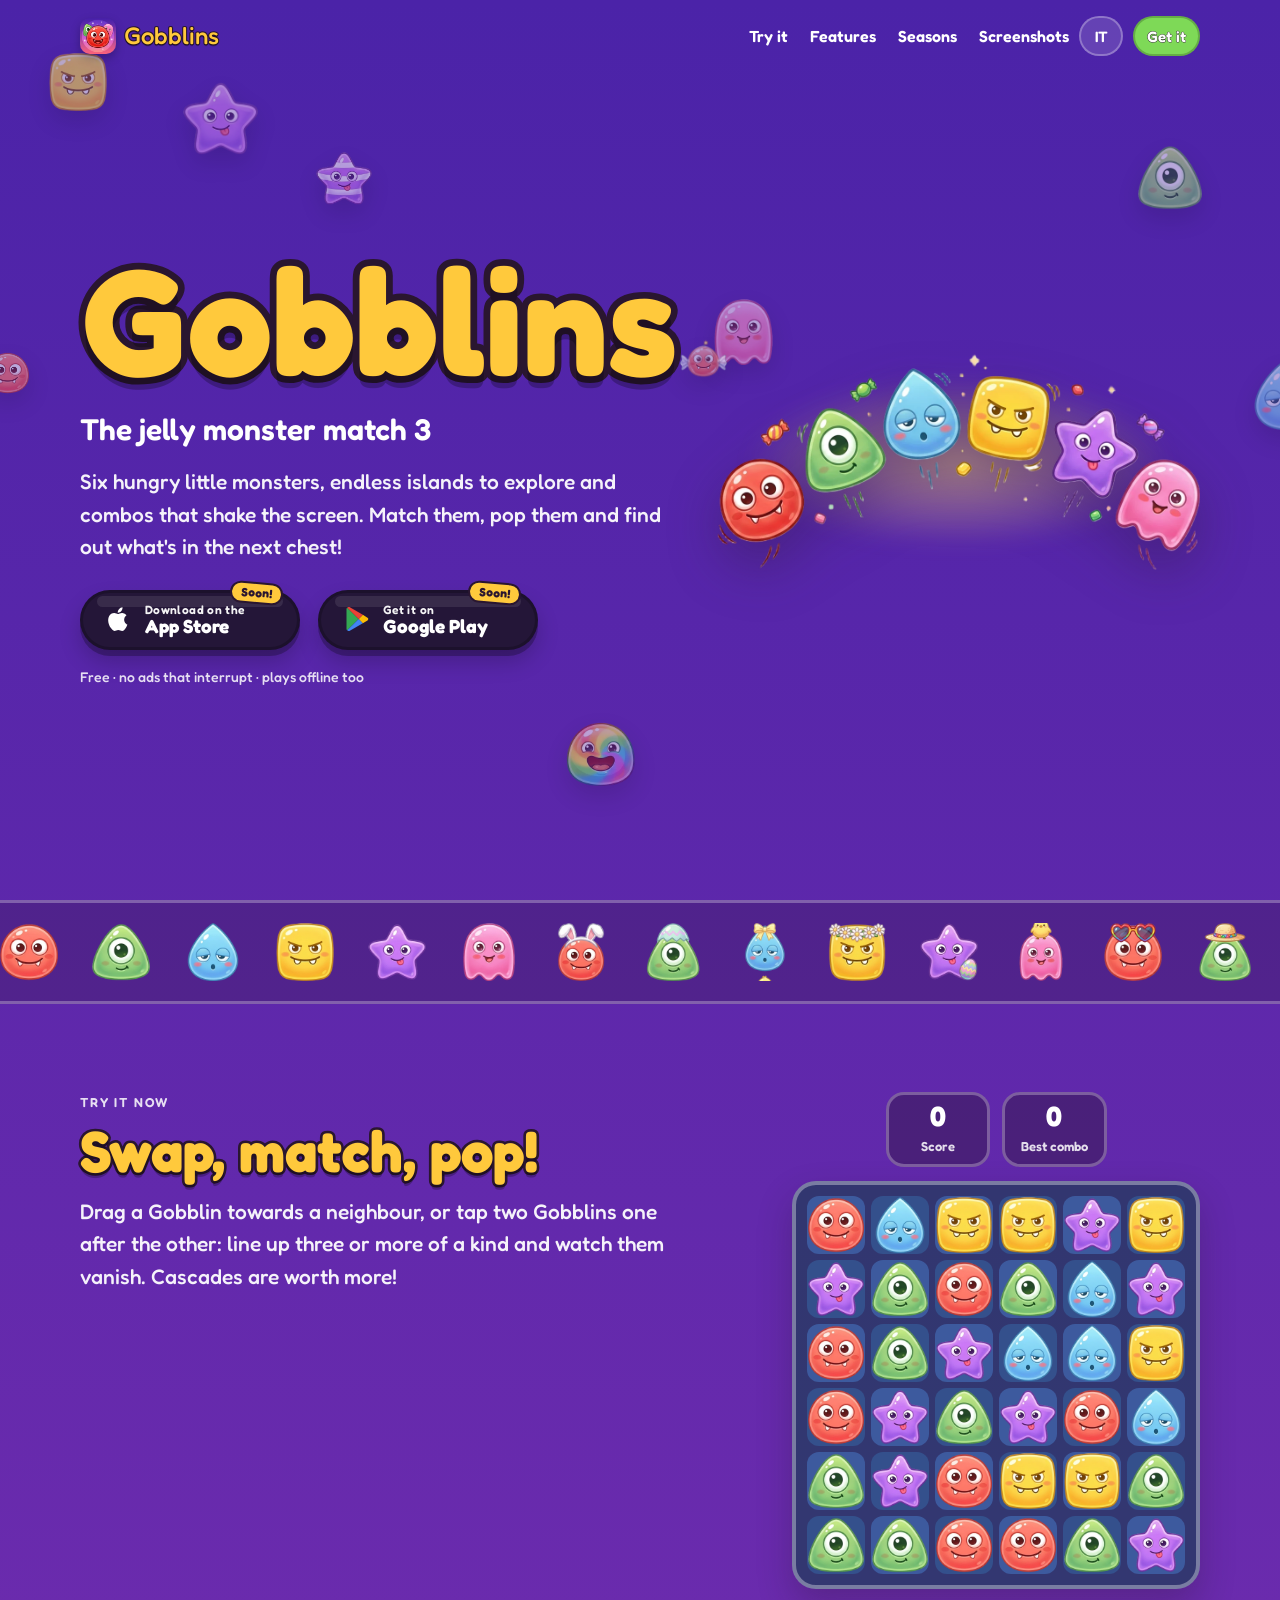
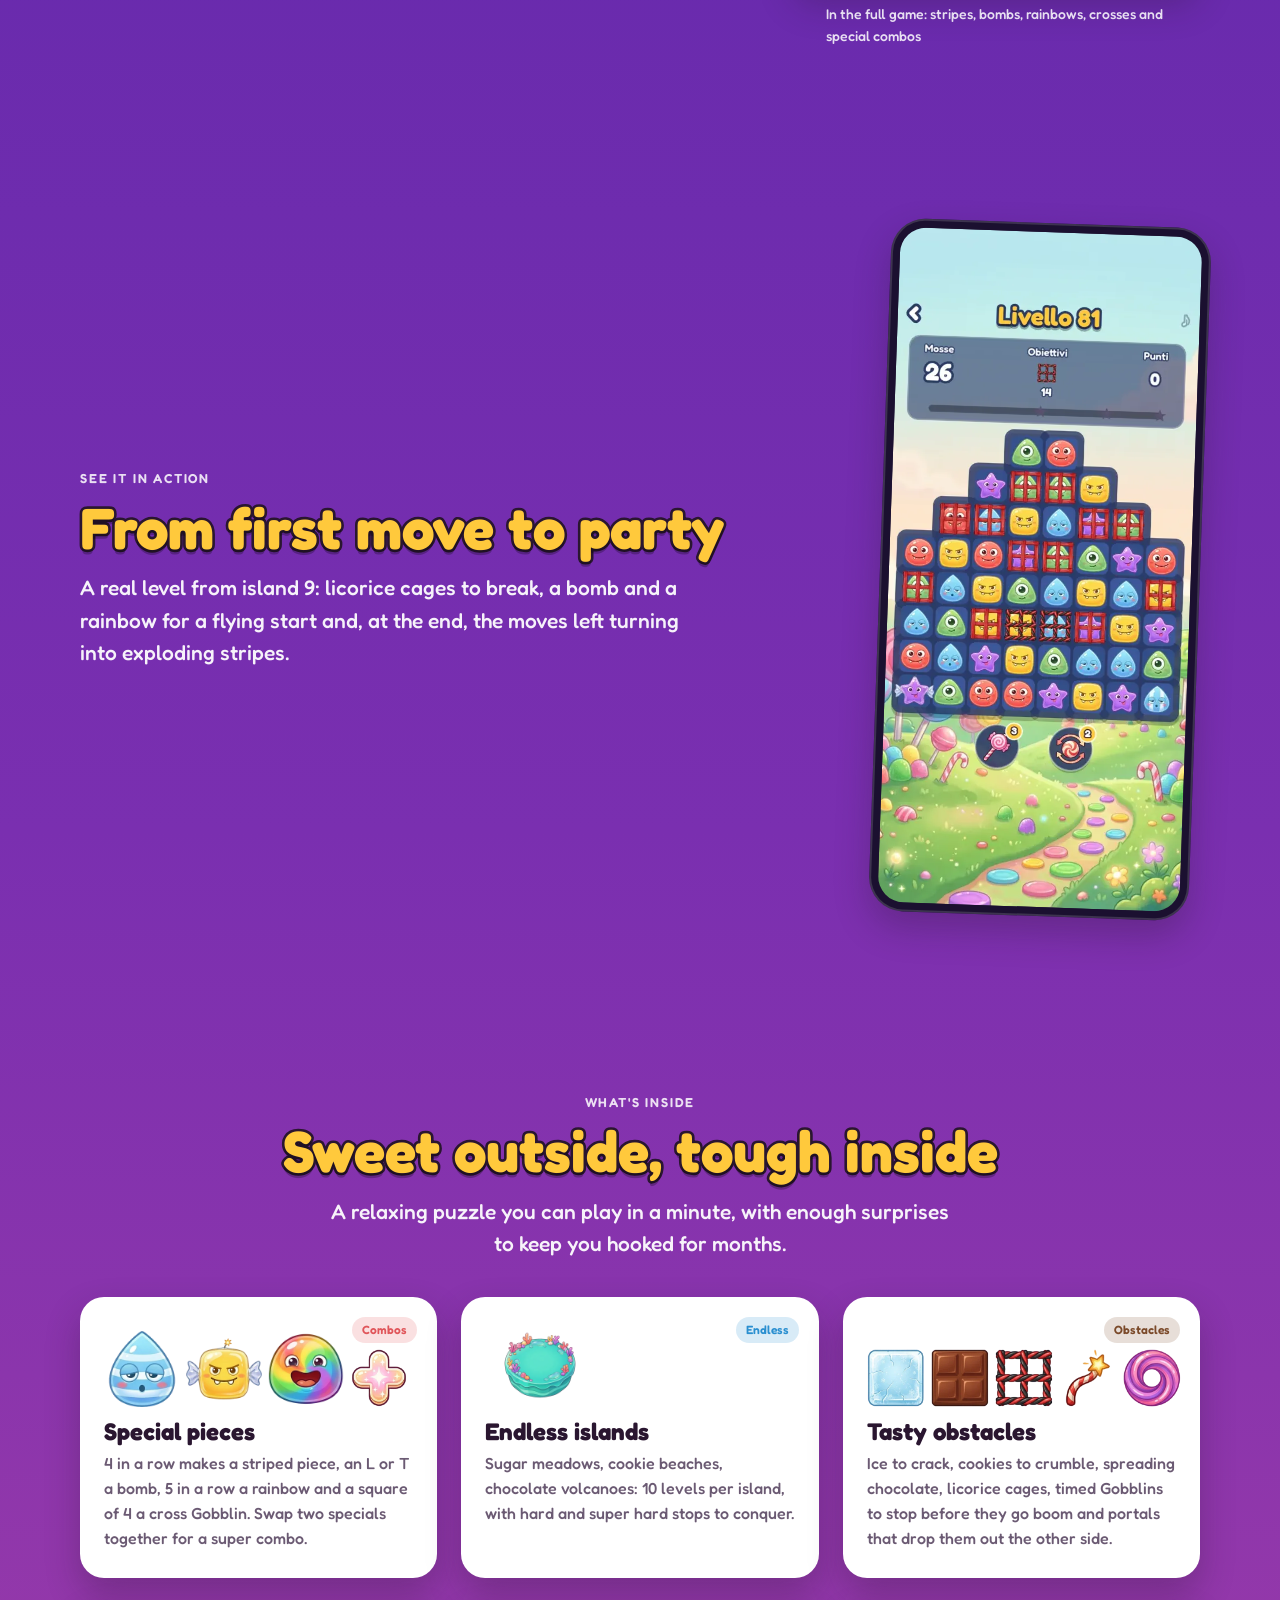
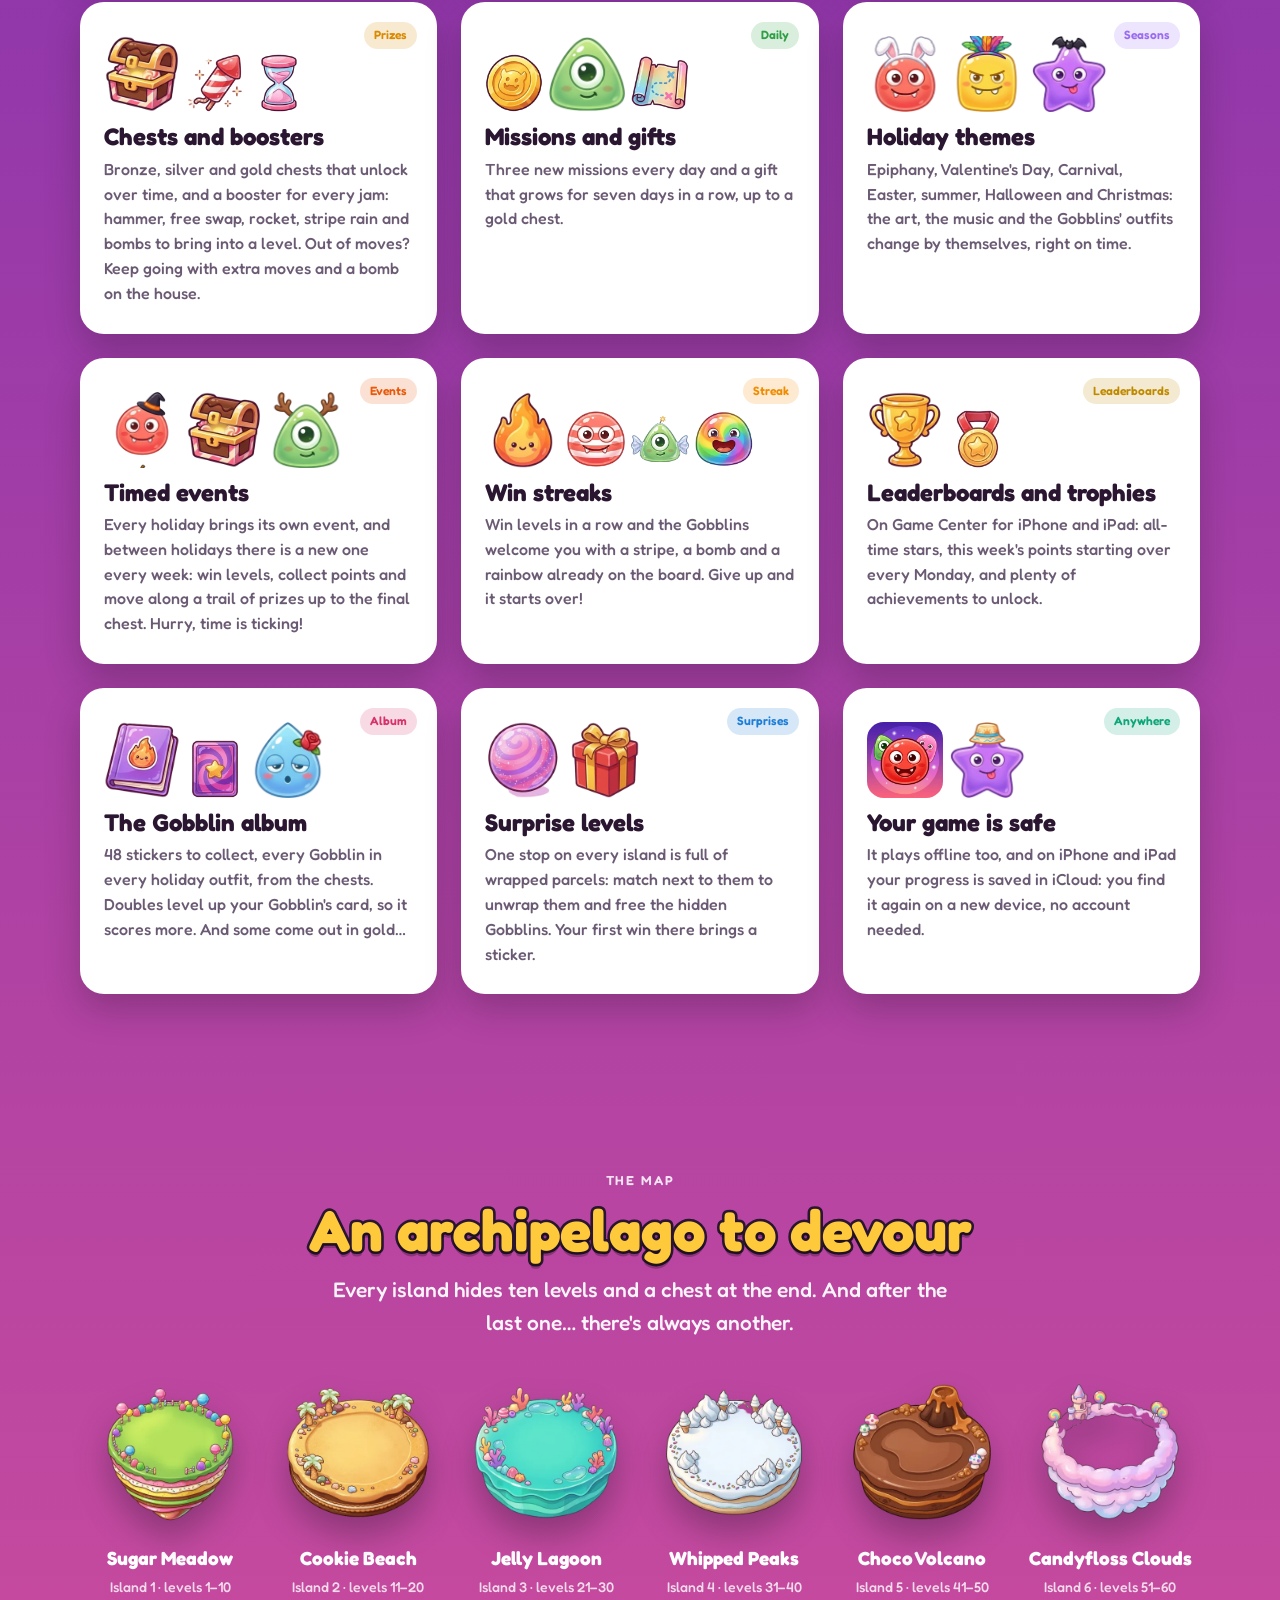
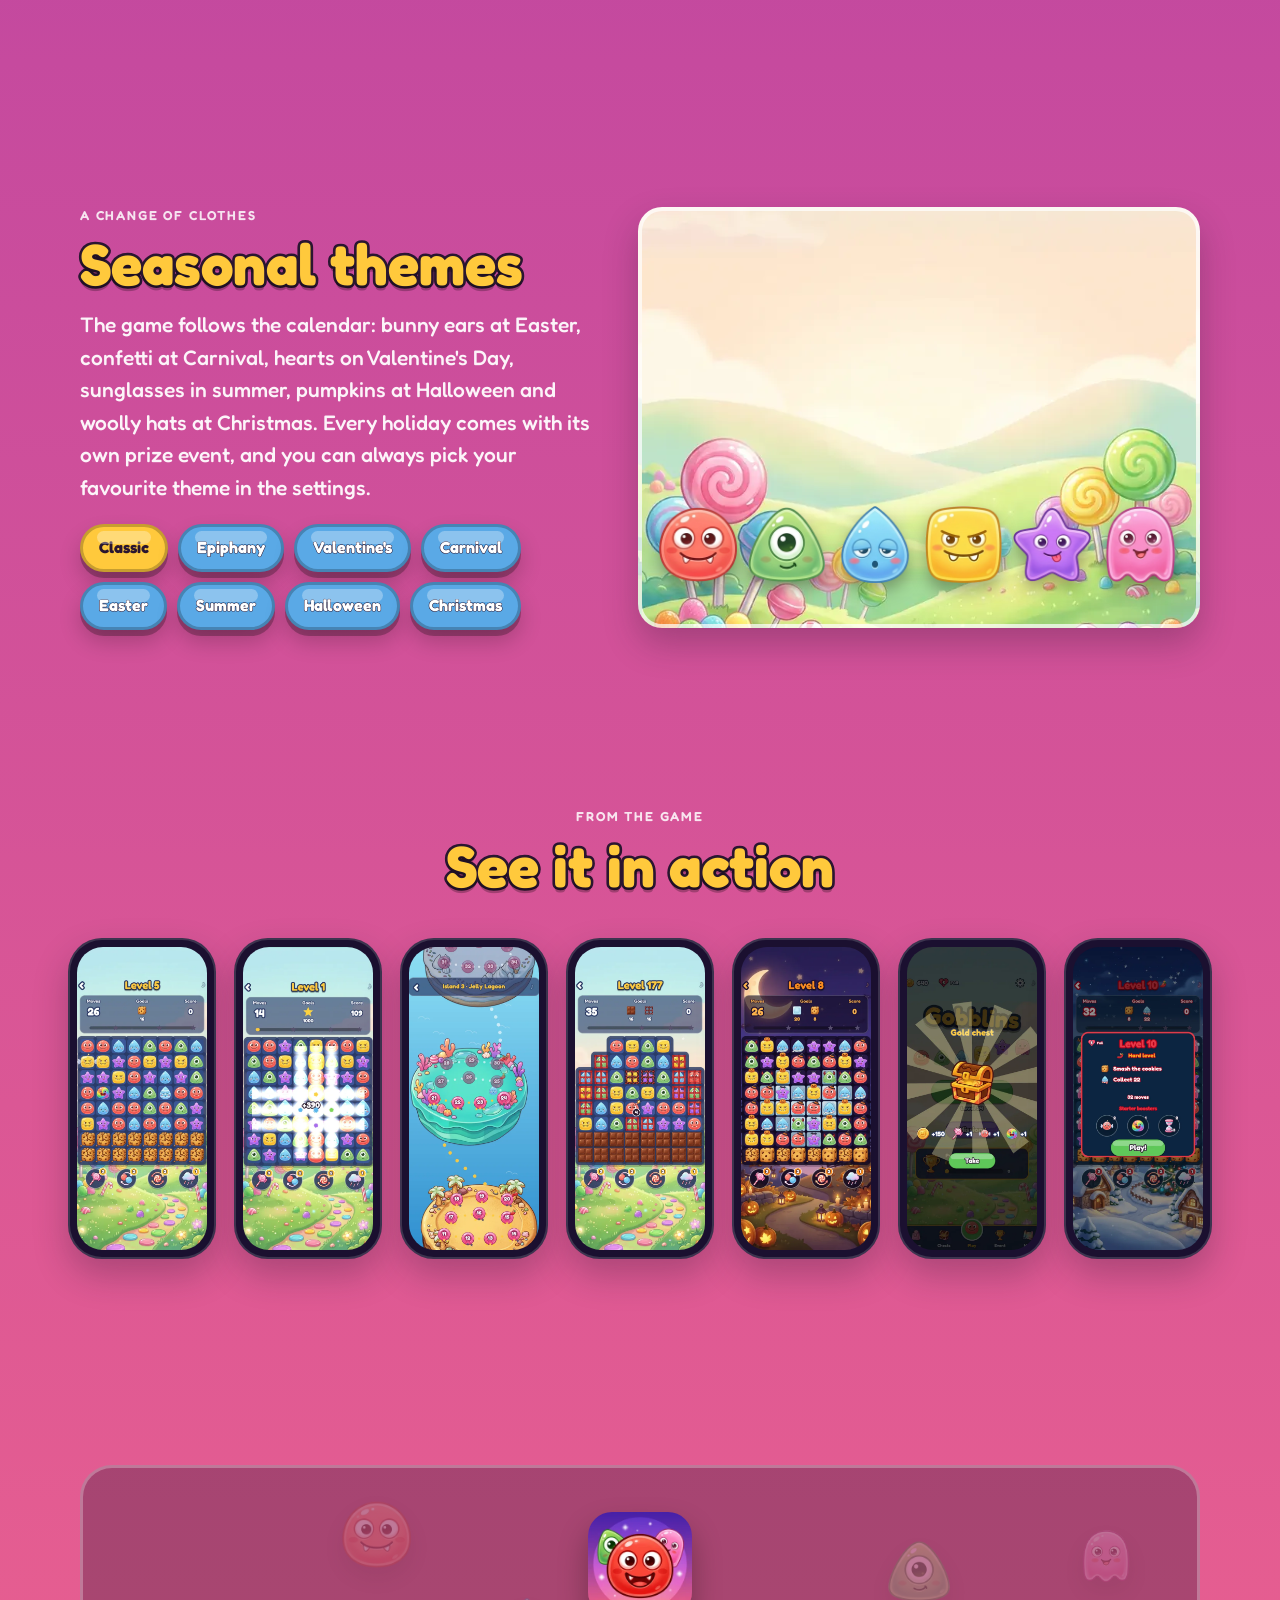
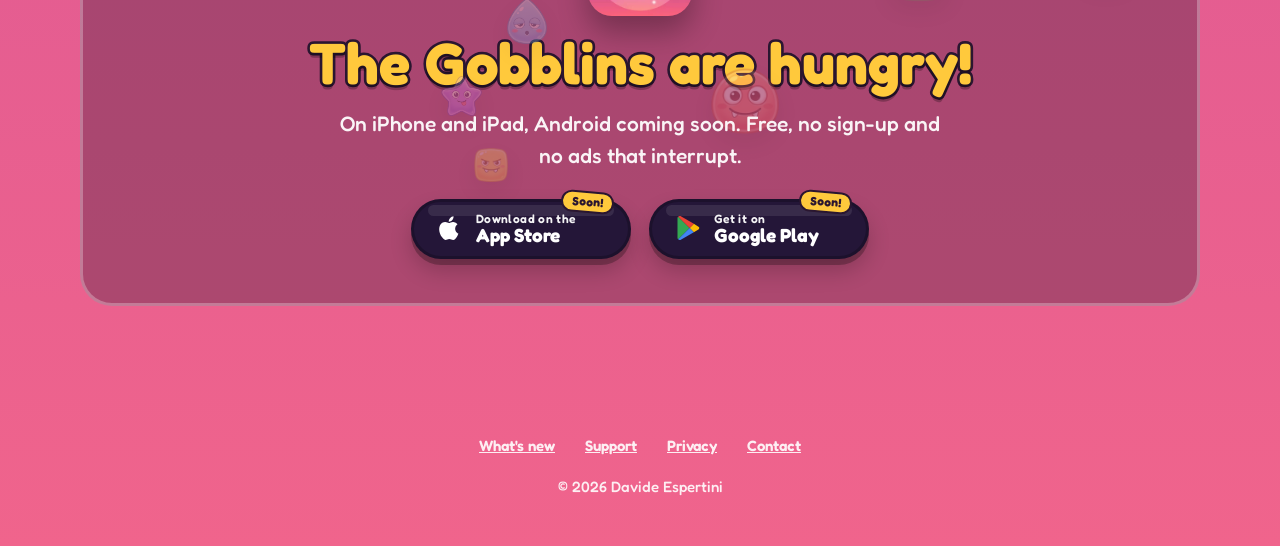
<file: index.html>
<!doctype html>
<html lang="it">
  <head>
    <meta charset="utf-8" />
    <meta name="viewport" content="width=device-width, initial-scale=1, viewport-fit=cover" />
    <title>Gobblins · Match 3 tra mostri di gelatina</title>
    <meta name="description" content="Gobblins: il match 3 coi mostri di gelatina. Isole infinite, combo esplosive, forzieri, missioni giornaliere, eventi a tempo, classifiche e stagioni a tema. Gratis, senza pubblicità che interrompono." />
    <meta name="theme-color" content="#4b23a8" />
    <meta property="og:title" content="Gobblins" />
    <meta property="og:description" content="Il match 3 coi mostri di gelatina · The jelly monster match 3" />
    <meta property="og:image" content="https://iamdex.github.io/gobblins-site/assets/keyart.webp" />
    <link rel="icon" href="assets/favicon.png" />
    <link rel="apple-touch-icon" href="assets/apple-touch-icon.png" />
    <link rel="preconnect" href="https://fonts.googleapis.com" />
    <link rel="preconnect" href="https://fonts.gstatic.com" crossorigin />
    <link href="https://fonts.googleapis.com/css2?family=Fredoka:wght@500;600;700&display=swap" rel="stylesheet" />
    <link rel="stylesheet" href="style.css" />
  </head>
  <body>
    <nav class="top">
      <a class="brand candy" href="#top"><img src="assets/icon.webp" alt="" />Gobblins</a>
      <div class="links" id="menu">
        <a href="#gioca" data-i18n="navPlay">Prova</a>
        <a href="#caratteristiche" data-i18n="navFeatures">Caratteristiche</a>
        <a href="#stagioni" data-i18n="navSeasons">Stagioni</a>
        <a href="#screenshot" data-i18n="navShots">Screenshot</a>
      </div>
      <button class="pill" id="lang" type="button" aria-label="Language">EN</button>
      <a class="pill get" href="#download" data-i18n="get">Scarica</a>
      <button class="pill burger" id="burger" type="button" aria-label="Menu" aria-expanded="false" aria-controls="menu"><span></span></button>
    </nav>

    <header class="hero" id="top">
      <div class="floaters" id="floaters"></div>
      <div class="wrap grid">
        <div>
          <h1 class="candy">Gobblins</h1>
          <p class="tag" data-i18n="tag">Il match 3 coi mostri di gelatina</p>
          <p class="lead" data-i18n="heroLead">Sei mostriciattoli golosi, isole infinite da esplorare e combo che fanno tremare lo schermo. Abbinali, falli scoppiare e scopri cosa c'è nel prossimo forziere!</p>
          <div class="stores" data-stores></div>
          <p class="free" data-i18n="free">Gratis · nessuna pubblicità che interrompe · gioca anche offline</p>
        </div>
        <div class="keyart"><img src="assets/keyart.webp" alt="I sei Gobblins che saltano insieme" width="1100" height="490" /></div>
      </div>
    </header>

    <div class="parade" aria-hidden="true"><div class="track" id="parade"></div></div>

    <section id="gioca">
      <div class="wrap play">
        <div class="reveal">
          <p class="eyebrow" data-i18n="playEyebrow">Provalo subito</p>
          <h2 class="section-title candy" data-i18n="playTitle">Scambia, abbina, scoppia!</h2>
          <p class="lead" data-i18n="playLead">Trascina un Gobblin verso un vicino, oppure tocca due Gobblins uno dopo l'altro: allineane tre o più dello stesso tipo e guardali sparire. Le cascate valgono di più!</p>
        </div>
        <div class="board-box reveal" style="--i: 1">
          <div class="hud">
            <div><b id="score">0</b><span data-i18n="score">Punti</span></div>
            <div><b id="best">0</b><span data-i18n="best">Combo migliore</span></div>
          </div>
          <div class="board" id="board" aria-label="Mini partita"></div>
          <p class="hint" data-i18n="hint">Nel gioco completo: strisce, bombe, arcobaleni, croci e combo tra speciali</p>
        </div>
      </div>
    </section>

    <section id="video">
      <div class="wrap watch">
        <div class="reveal">
          <p class="eyebrow" data-i18n="vidEyebrow">Guardalo in azione</p>
          <h2 class="section-title candy" data-i18n="vidTitle">Dalla prima mossa alla festa</h2>
          <p class="lead" data-i18n="vidLead">Un livello vero dell'isola 9: gabbie di liquirizia da spezzare, una bomba e un arcobaleno per partire forte e, alla fine, le mosse avanzate che diventano strisce esplosive.</p>
        </div>
        <div class="phone big reveal" style="--i: 1">
          <video id="gameplay" src="assets/gameplay.mp4" poster="assets/gameplay-poster.webp" autoplay muted loop playsinline preload="metadata" width="540" height="1170"></video>
        </div>
      </div>
    </section>

    <section id="caratteristiche">
      <div class="wrap">
        <div class="center reveal">
          <p class="eyebrow" data-i18n="featEyebrow">Cosa ti aspetta</p>
          <h2 class="section-title candy" data-i18n="featTitle">Dolce fuori, tosto dentro</h2>
          <p class="lead" data-i18n="featLead">Un puzzle rilassante da giocare in un minuto, con abbastanza sorprese da tenerti incollato per mesi.</p>
        </div>
        <div class="features">
          <article class="card reveal" style="--i: 0">
            <span class="chip" style="--chip: #e0565b" data-i18n="chipCombo">Combo</span>
            <div class="art"><img src="assets/lineH-2.webp" alt="" /><img src="assets/bomb-3.webp" alt="" /><img src="assets/rainbow.webp" alt="" /><img class="sm" src="assets/cross.webp" alt="" /></div>
            <h3 data-i18n="f1Title">Pezzi speciali</h3>
            <p data-i18n="f1Text">4 in fila fanno un pezzo a strisce, una L o una T una bomba, 5 in fila l'arcobaleno e un quadrato di 4 il Gobblin a croce. Scambia due speciali tra loro per una super combo.</p>
          </article>
          <article class="card reveal" style="--i: 1">
            <span class="chip" style="--chip: #2a8fd0" data-i18n="chipEndless">Infinito</span>
            <div class="art"><img class="wide" src="assets/island-lagoon.webp" alt="" /></div>
            <h3 data-i18n="f2Title">Isole senza fine</h3>
            <p data-i18n="f2Text">Prati di zucchero, spiagge di biscotto, vulcani di cioccolato: 10 livelli per isola, con tappe difficili e super difficili da conquistare.</p>
          </article>
          <article class="card reveal" style="--i: 2">
            <span class="chip" style="--chip: #7b4a2a" data-i18n="chipObstacles">Ostacoli</span>
            <div class="art"><img class="sm" src="assets/ice2.webp" alt="" /><img class="sm" src="assets/chocolate.webp" alt="" /><img class="sm" src="assets/cage2.webp" alt="" /><img class="sm" src="assets/fuse.webp" alt="" /><img class="sm" src="assets/portalA.webp" alt="" /></div>
            <h3 data-i18n="f3Title">Ostacoli golosi</h3>
            <p data-i18n="f3Text">Ghiaccio da rompere, biscotti da sbriciolare, cioccolato che si espande, gabbie di liquirizia, Gobblins a tempo da fermare prima del boom e portali che li fanno cadere dall'altra parte.</p>
          </article>
          <article class="card reveal" style="--i: 0">
            <span class="chip" style="--chip: #d98a00" data-i18n="chipPrizes">Premi</span>
            <div class="art"><img src="assets/chest.webp" alt="" /><img class="sm" src="assets/rocket.webp" alt="" /><img class="sm" src="assets/moves.webp" alt="" /></div>
            <h3 data-i18n="f4Title">Forzieri e potenziamenti</h3>
            <p data-i18n="f4Text">Forzieri di bronzo, argento e oro che si aprono col tempo, e un potenziamento per ogni guaio: martello, scambio libero, razzo, pioggia di strisce e bombe da portare in partita. Finite le mosse? Continui con mosse in più e una bomba in regalo.</p>
          </article>
          <article class="card reveal" style="--i: 1">
            <span class="chip" style="--chip: #2f9e44" data-i18n="chipDaily">Ogni giorno</span>
            <div class="art"><img class="sm" src="assets/coin.webp" alt="" /><img src="assets/classic-1.webp" alt="" /><img class="sm" src="assets/scroll.webp" alt="" /></div>
            <h3 data-i18n="f5Title">Missioni e regali</h3>
            <p data-i18n="f5Text">Tre missioni nuove ogni giorno e un regalo che cresce per sette giorni di fila, fino al forziere d'oro.</p>
          </article>
          <article class="card reveal" style="--i: 2">
            <span class="chip" style="--chip: #9b6cf0" data-i18n="chipSeasons">Stagioni</span>
            <div class="art"><img src="assets/easter-0.webp" alt="" /><img src="assets/carnival-3.webp" alt="" /><img src="assets/halloween-4.webp" alt="" /></div>
            <h3 data-i18n="f6Title">Feste a tema</h3>
            <p data-i18n="f6Text">Befana, San Valentino, Carnevale, Pasqua, estate, Halloween e Natale: grafica, musica e vestiti dei Gobblins cambiano da soli, al momento giusto.</p>
          </article>
          <article class="card reveal" style="--i: 0">
            <span class="chip" style="--chip: #e8590c" data-i18n="chipEvents">Eventi</span>
            <div class="art"><img src="assets/halloween-0.webp" alt="" /><img src="assets/chest.webp" alt="" /><img src="assets/christmas-1.webp" alt="" /></div>
            <h3 data-i18n="f7Title">Eventi a tempo</h3>
            <p data-i18n="f7Text">Ogni festa porta il suo evento, e tra una festa e l'altra c'è un evento nuovo ogni settimana: vinci livelli, accumula punti e avanza su un percorso di premi fino al forziere finale. Sbrigati, il tempo stringe!</p>
          </article>
          <article class="card reveal" style="--i: 1">
            <span class="chip" style="--chip: #f08c00" data-i18n="chipStreak">Serie</span>
            <div class="art"><img src="assets/flame.webp" alt="" /><img class="sm" src="assets/lineH-0.webp" alt="" /><img class="sm" src="assets/bomb-1.webp" alt="" /><img class="sm" src="assets/rainbow.webp" alt="" /></div>
            <h3 data-i18n="f8Title">Serie di vittorie</h3>
            <p data-i18n="f8Text">Vinci livelli di fila e i Gobblins ti aspettano con una striscia, una bomba e un arcobaleno già in campo. Arrenditi e si riparte da zero!</p>
          </article>
          <article class="card reveal" style="--i: 2">
            <span class="chip" style="--chip: #c08a00" data-i18n="chipRanks">Classifiche</span>
            <div class="art"><img src="assets/trophy.webp" alt="" /><img class="sm" src="assets/medal.webp" alt="" /></div>
            <h3 data-i18n="f9Title">Classifiche e trofei</h3>
            <p data-i18n="f9Text">Su Game Center per iPhone e iPad: le stelle di sempre, i punti della settimana che ripartono ogni lunedì e tanti traguardi da sbloccare.</p>
          </article>
          <article class="card reveal" style="--i: 0">
            <span class="chip" style="--chip: #d6336c" data-i18n="chipAlbum">Album</span>
            <div class="art"><img src="assets/album.webp" alt="" /><img class="sm" src="assets/cardBack.webp" alt="" /><img src="assets/valentine-2.webp" alt="" /></div>
            <h3 data-i18n="f10Title">L'album dei Gobblins</h3>
            <p data-i18n="f10Text">48 figurine da collezionare, ogni Gobblin con il vestito di ogni festa, dai forzieri. Le doppie fanno crescere la carta del tuo Gobblin, che fa più punti. E qualcuna esce d'oro…</p>
          </article>
          <article class="card reveal" style="--i: 1">
            <span class="chip" style="--chip: #1c7ed6" data-i18n="chipSurprise">Sorprese</span>
            <div class="art"><img src="assets/surpriseClassic.webp" alt="" /><img src="assets/surpriseChristmas.webp" alt="" /></div>
            <h3 data-i18n="f11Title">Livelli sorpresa</h3>
            <p data-i18n="f11Text">Una tappa per isola è piena di pacchi chiusi: abbinaci accanto per scartarli e liberare i Gobblins nascosti. La prima vittoria ti regala una figurina.</p>
          </article>
          <article class="card reveal" style="--i: 2">
            <span class="chip" style="--chip: #0ca678" data-i18n="chipAnywhere">Sempre con te</span>
            <div class="art"><img src="assets/icon.webp" alt="" style="border-radius: 22%" /><img src="assets/summer-4.webp" alt="" /></div>
            <h3 data-i18n="f12Title">La partita è al sicuro</h3>
            <p data-i18n="f12Text">Si gioca anche offline, e su iPhone e iPad i progressi si salvano in iCloud: li ritrovi su un nuovo dispositivo, senza account.</p>
          </article>
        </div>
      </div>
    </section>

    <section id="isole">
      <div class="wrap center reveal">
        <p class="eyebrow" data-i18n="islEyebrow">La mappa</p>
        <h2 class="section-title candy" data-i18n="islTitle">Un arcipelago da divorare</h2>
        <p class="lead" data-i18n="islLead">Ogni isola nasconde dieci livelli e un forziere alla fine. E dopo l'ultima… ce n'è sempre un'altra.</p>
      </div>
      <div class="strip islands" id="islands"></div>
      <p class="swipe" data-i18n="swipe">← scorri →</p>
    </section>

    <section id="stagioni">
      <div class="wrap seasons">
        <div class="reveal">
          <p class="eyebrow" data-i18n="seaEyebrow">Si cambia d'abito</p>
          <h2 class="section-title candy" data-i18n="seaTitle">Stagioni a tema</h2>
          <p class="lead" data-i18n="seaLead">Il gioco segue il calendario: zucche e pipistrelli ad Halloween, neve e berretti a Natale. Puoi anche scegliere il tuo tema preferito dalle impostazioni.</p>
          <div class="tabs" id="tabs">
            <button class="btn" type="button" data-theme="classic" aria-pressed="true" data-i18n="thClassic">Classico</button>
            <button class="btn" type="button" data-theme="befana" aria-pressed="false" data-i18n="thBefana">Befana</button>
            <button class="btn" type="button" data-theme="valentine" aria-pressed="false" data-i18n="thValentine">San Valentino</button>
            <button class="btn" type="button" data-theme="carnival" aria-pressed="false" data-i18n="thCarnival">Carnevale</button>
            <button class="btn" type="button" data-theme="easter" aria-pressed="false" data-i18n="thEaster">Pasqua</button>
            <button class="btn" type="button" data-theme="summer" aria-pressed="false" data-i18n="thSummer">Estate</button>
            <button class="btn" type="button" data-theme="halloween" aria-pressed="false">Halloween</button>
            <button class="btn" type="button" data-theme="christmas" aria-pressed="false" data-i18n="thChristmas">Natale</button>
          </div>
        </div>
        <div class="scene reveal" id="scene" style="--i: 1"><div class="row" id="sceneRow"></div></div>
      </div>
    </section>

    <section id="screenshot">
      <div class="wrap center reveal">
        <p class="eyebrow" data-i18n="shotEyebrow">Dal gioco</p>
        <h2 class="section-title candy" data-i18n="shotTitle">Guarda che spettacolo</h2>
      </div>
      <div class="strip shots" id="shots"></div>
      <p class="swipe" data-i18n="swipe">← scorri →</p>
    </section>

    <section class="cta" id="download">
      <div class="wrap">
        <div class="box reveal">
          <div class="floaters" id="ctaFloaters"></div>
          <img class="icon" src="assets/icon.webp" alt="" />
          <h2 class="section-title candy" data-i18n="ctaTitle">I Gobblins hanno fame!</h2>
          <p class="lead" data-i18n="ctaLead">Su iPhone e iPad, presto anche su Android. Gratis, senza registrazione e senza pubblicità che interrompono.</p>
          <div class="stores" data-stores></div>
        </div>
      </div>
    </section>

    <footer>
      <nav>
        <a href="novita.html" data-i18n="news">Novità</a>
        <a href="support.html" data-i18n="support">Supporto</a>
        <a href="privacy.html">Privacy</a>
        <a href="mailto:hellodave@espertini.com" data-i18n="contact">Contatti</a>
      </nav>
      © 2026 Davide Espertini
    </footer>

    <script src="main.js"></script>
  </body>
</html>
</file>
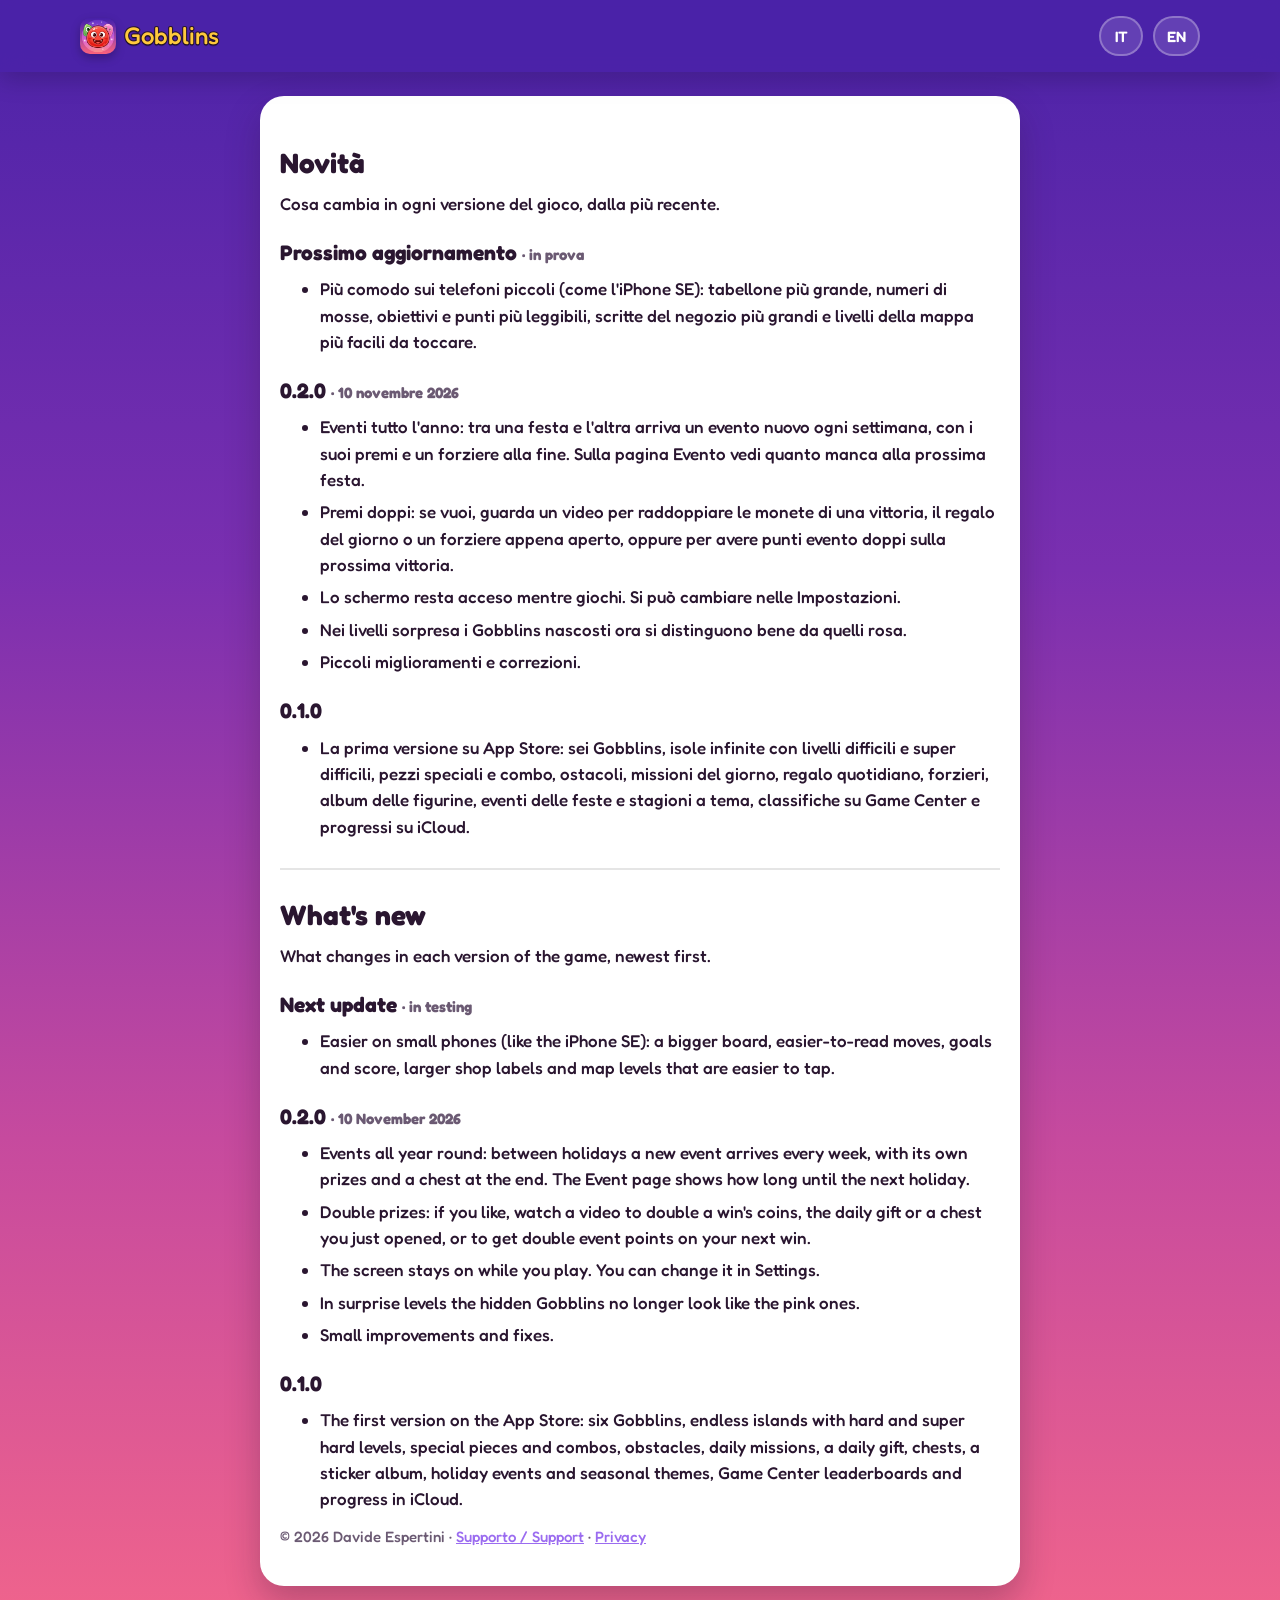
<file: novita.html>
<!doctype html>
<html lang="it">
  <head>
    <meta charset="utf-8" />
    <meta name="viewport" content="width=device-width, initial-scale=1" />
    <title>Gobblins · Novità</title>
    <meta name="description" content="Cosa cambia in ogni versione di Gobblins · What's new in each version of Gobblins" />
    <link rel="icon" href="assets/favicon.png" />
    <link href="https://fonts.googleapis.com/css2?family=Fredoka:wght@500;600;700&display=swap" rel="stylesheet" />
    <link rel="stylesheet" href="style.css" />
  </head>
  <body>
    <nav class="top scrolled">
      <a class="brand candy" href="index.html"><img src="assets/icon.webp" alt="" />Gobblins</a>
      <a class="pill" href="#it">IT</a>
      <a class="pill" href="#en">EN</a>
    </nav>
    <main class="doc">
      <!-- Newest version first. Add an entry with every store release (same lines as src/news.ts and the listing's "what's new"). -->

      <section id="it">
        <h2>Novità</h2>
        <p>Cosa cambia in ogni versione del gioco, dalla più recente.</p>

        <h3>Prossimo aggiornamento <span class="muted">· in prova</span></h3>
        <ul>
          <li>Più comodo sui telefoni piccoli (come l'iPhone SE): tabellone più grande, numeri di mosse, obiettivi e punti più leggibili, scritte del negozio più grandi e livelli della mappa più facili da toccare.</li>
        </ul>

        <h3>0.2.0 <span class="muted">· 10 novembre 2026</span></h3>
        <ul>
          <li>Eventi tutto l'anno: tra una festa e l'altra arriva un evento nuovo ogni settimana, con i suoi premi e un forziere alla fine. Sulla pagina Evento vedi quanto manca alla prossima festa.</li>
          <li>Premi doppi: se vuoi, guarda un video per raddoppiare le monete di una vittoria, il regalo del giorno o un forziere appena aperto, oppure per avere punti evento doppi sulla prossima vittoria.</li>
          <li>Lo schermo resta acceso mentre giochi. Si può cambiare nelle Impostazioni.</li>
          <li>Nei livelli sorpresa i Gobblins nascosti ora si distinguono bene da quelli rosa.</li>
          <li>Piccoli miglioramenti e correzioni.</li>
        </ul>

        <h3>0.1.0</h3>
        <ul>
          <li>La prima versione su App Store: sei Gobblins, isole infinite con livelli difficili e super difficili, pezzi speciali e combo, ostacoli, missioni del giorno, regalo quotidiano, forzieri, album delle figurine, eventi delle feste e stagioni a tema, classifiche su Game Center e progressi su iCloud.</li>
        </ul>
      </section>

      <section id="en">
        <h2>What's new</h2>
        <p>What changes in each version of the game, newest first.</p>

        <h3>Next update <span class="muted">· in testing</span></h3>
        <ul>
          <li>Easier on small phones (like the iPhone SE): a bigger board, easier-to-read moves, goals and score, larger shop labels and map levels that are easier to tap.</li>
        </ul>

        <h3>0.2.0 <span class="muted">· 10 November 2026</span></h3>
        <ul>
          <li>Events all year round: between holidays a new event arrives every week, with its own prizes and a chest at the end. The Event page shows how long until the next holiday.</li>
          <li>Double prizes: if you like, watch a video to double a win's coins, the daily gift or a chest you just opened, or to get double event points on your next win.</li>
          <li>The screen stays on while you play. You can change it in Settings.</li>
          <li>In surprise levels the hidden Gobblins no longer look like the pink ones.</li>
          <li>Small improvements and fixes.</li>
        </ul>

        <h3>0.1.0</h3>
        <ul>
          <li>The first version on the App Store: six Gobblins, endless islands with hard and super hard levels, special pieces and combos, obstacles, daily missions, a daily gift, chests, a sticker album, holiday events and seasonal themes, Game Center leaderboards and progress in iCloud.</li>
        </ul>
      </section>
      <p class="muted">© 2026 Davide Espertini · <a href="support.html">Supporto / Support</a> · <a href="privacy.html">Privacy</a></p>
    </main>
  </body>
</html>
</file>
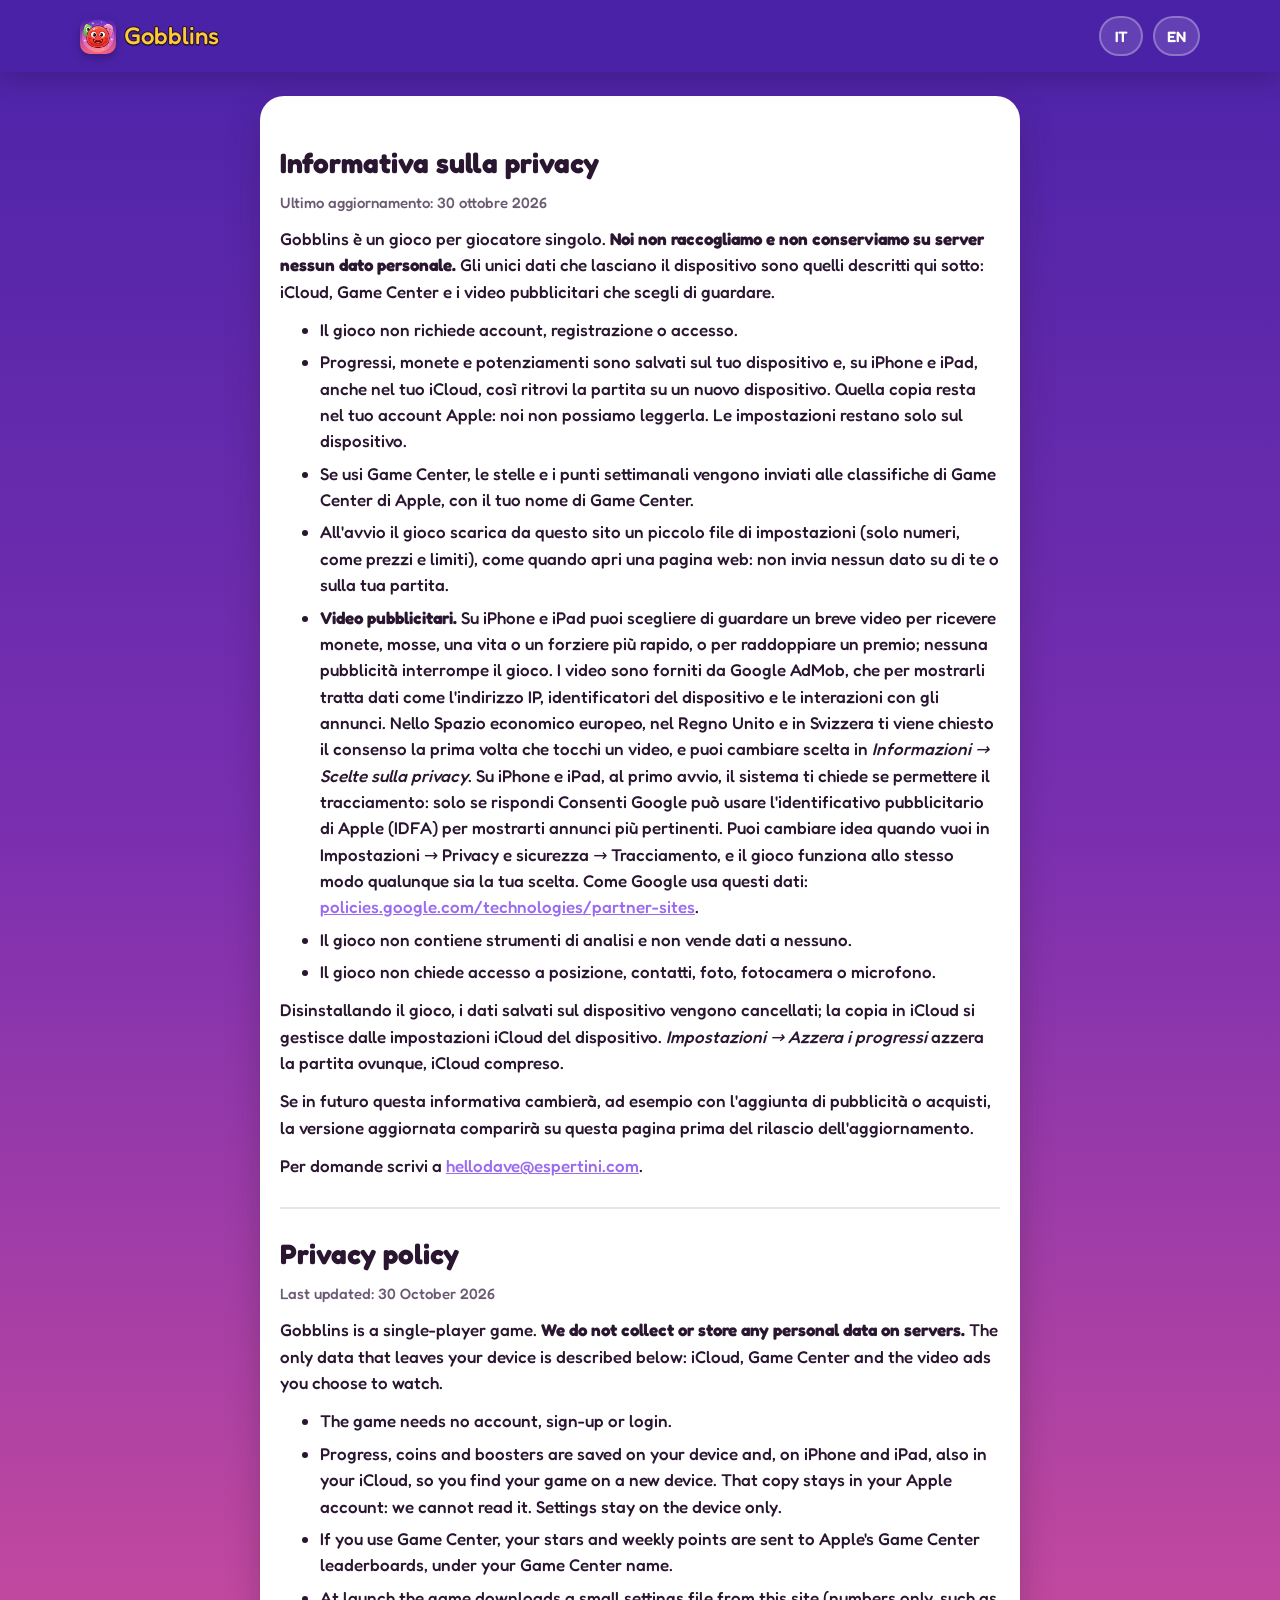
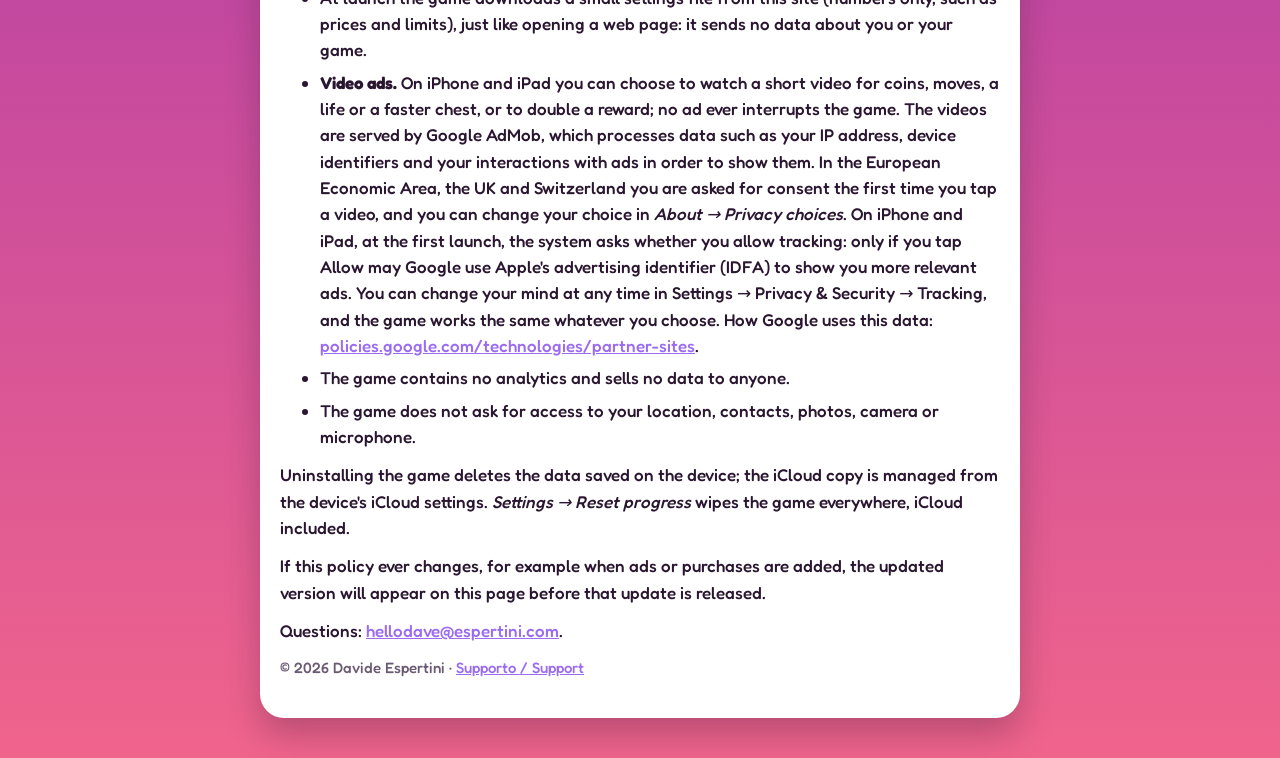
<file: privacy.html>
<!doctype html>
<html lang="it">
  <head>
    <meta charset="utf-8" />
    <meta name="viewport" content="width=device-width, initial-scale=1" />
    <title>Gobblins · Privacy</title>
    <link rel="icon" href="assets/favicon.png" />
    <link href="https://fonts.googleapis.com/css2?family=Fredoka:wght@500;600;700&display=swap" rel="stylesheet" />
    <link rel="stylesheet" href="style.css" />
  </head>
  <body>
    <nav class="top scrolled">
      <a class="brand candy" href="index.html"><img src="assets/icon.webp" alt="" />Gobblins</a>
      <a class="pill" href="#it">IT</a>
      <a class="pill" href="#en">EN</a>
    </nav>
    <main class="doc">

      <section id="it">
        <h2>Informativa sulla privacy</h2>
        <p class="muted">Ultimo aggiornamento: 30 ottobre 2026</p>
        <p>Gobblins è un gioco per giocatore singolo. <strong>Noi non raccogliamo e non conserviamo su server nessun dato personale.</strong> Gli unici dati che lasciano il dispositivo sono quelli descritti qui sotto: iCloud, Game Center e i video pubblicitari che scegli di guardare.</p>
        <ul>
          <li>Il gioco non richiede account, registrazione o accesso.</li>
          <li>Progressi, monete e potenziamenti sono salvati sul tuo dispositivo e, su iPhone e iPad, anche nel tuo iCloud, così ritrovi la partita su un nuovo dispositivo. Quella copia resta nel tuo account Apple: noi non possiamo leggerla. Le impostazioni restano solo sul dispositivo.</li>
          <li>Se usi Game Center, le stelle e i punti settimanali vengono inviati alle classifiche di Game Center di Apple, con il tuo nome di Game Center.</li>
          <li>All'avvio il gioco scarica da questo sito un piccolo file di impostazioni (solo numeri, come prezzi e limiti), come quando apri una pagina web: non invia nessun dato su di te o sulla tua partita.</li>
          <li><strong>Video pubblicitari.</strong> Su iPhone e iPad puoi scegliere di guardare un breve video per ricevere monete, mosse, una vita o un forziere più rapido, o per raddoppiare un premio; nessuna pubblicità interrompe il gioco. I video sono forniti da Google AdMob, che per mostrarli tratta dati come l'indirizzo IP, identificatori del dispositivo e le interazioni con gli annunci. Nello Spazio economico europeo, nel Regno Unito e in Svizzera ti viene chiesto il consenso la prima volta che tocchi un video, e puoi cambiare scelta in <em>Informazioni → Scelte sulla privacy</em>. Su iPhone e iPad, al primo avvio, il sistema ti chiede se permettere il tracciamento: solo se rispondi Consenti Google può usare l'identificativo pubblicitario di Apple (IDFA) per mostrarti annunci più pertinenti. Puoi cambiare idea quando vuoi in Impostazioni → Privacy e sicurezza → Tracciamento, e il gioco funziona allo stesso modo qualunque sia la tua scelta. Come Google usa questi dati: <a href="https://policies.google.com/technologies/partner-sites">policies.google.com/technologies/partner-sites</a>.</li>
          <li>Il gioco non contiene strumenti di analisi e non vende dati a nessuno.</li>
          <li>Il gioco non chiede accesso a posizione, contatti, foto, fotocamera o microfono.</li>
        </ul>
        <p>Disinstallando il gioco, i dati salvati sul dispositivo vengono cancellati; la copia in iCloud si gestisce dalle impostazioni iCloud del dispositivo. <em>Impostazioni → Azzera i progressi</em> azzera la partita ovunque, iCloud compreso.</p>
        <p>Se in futuro questa informativa cambierà, ad esempio con l'aggiunta di pubblicità o acquisti, la versione aggiornata comparirà su questa pagina prima del rilascio dell'aggiornamento.</p>
        <p>Per domande scrivi a <a href="mailto:hellodave@espertini.com">hellodave@espertini.com</a>.</p>
      </section>

      <section id="en">
        <h2>Privacy policy</h2>
        <p class="muted">Last updated: 30 October 2026</p>
        <p>Gobblins is a single-player game. <strong>We do not collect or store any personal data on servers.</strong> The only data that leaves your device is described below: iCloud, Game Center and the video ads you choose to watch.</p>
        <ul>
          <li>The game needs no account, sign-up or login.</li>
          <li>Progress, coins and boosters are saved on your device and, on iPhone and iPad, also in your iCloud, so you find your game on a new device. That copy stays in your Apple account: we cannot read it. Settings stay on the device only.</li>
          <li>If you use Game Center, your stars and weekly points are sent to Apple's Game Center leaderboards, under your Game Center name.</li>
          <li>At launch the game downloads a small settings file from this site (numbers only, such as prices and limits), just like opening a web page: it sends no data about you or your game.</li>
          <li><strong>Video ads.</strong> On iPhone and iPad you can choose to watch a short video for coins, moves, a life or a faster chest, or to double a reward; no ad ever interrupts the game. The videos are served by Google AdMob, which processes data such as your IP address, device identifiers and your interactions with ads in order to show them. In the European Economic Area, the UK and Switzerland you are asked for consent the first time you tap a video, and you can change your choice in <em>About → Privacy choices</em>. On iPhone and iPad, at the first launch, the system asks whether you allow tracking: only if you tap Allow may Google use Apple's advertising identifier (IDFA) to show you more relevant ads. You can change your mind at any time in Settings → Privacy &amp; Security → Tracking, and the game works the same whatever you choose. How Google uses this data: <a href="https://policies.google.com/technologies/partner-sites">policies.google.com/technologies/partner-sites</a>.</li>
          <li>The game contains no analytics and sells no data to anyone.</li>
          <li>The game does not ask for access to your location, contacts, photos, camera or microphone.</li>
        </ul>
        <p>Uninstalling the game deletes the data saved on the device; the iCloud copy is managed from the device's iCloud settings. <em>Settings → Reset progress</em> wipes the game everywhere, iCloud included.</p>
        <p>If this policy ever changes, for example when ads or purchases are added, the updated version will appear on this page before that update is released.</p>
        <p>Questions: <a href="mailto:hellodave@espertini.com">hellodave@espertini.com</a>.</p>
      </section>
      <p class="muted">© 2026 Davide Espertini · <a href="support.html">Supporto / Support</a></p>
    </main>
  </body>
</html>
</file>
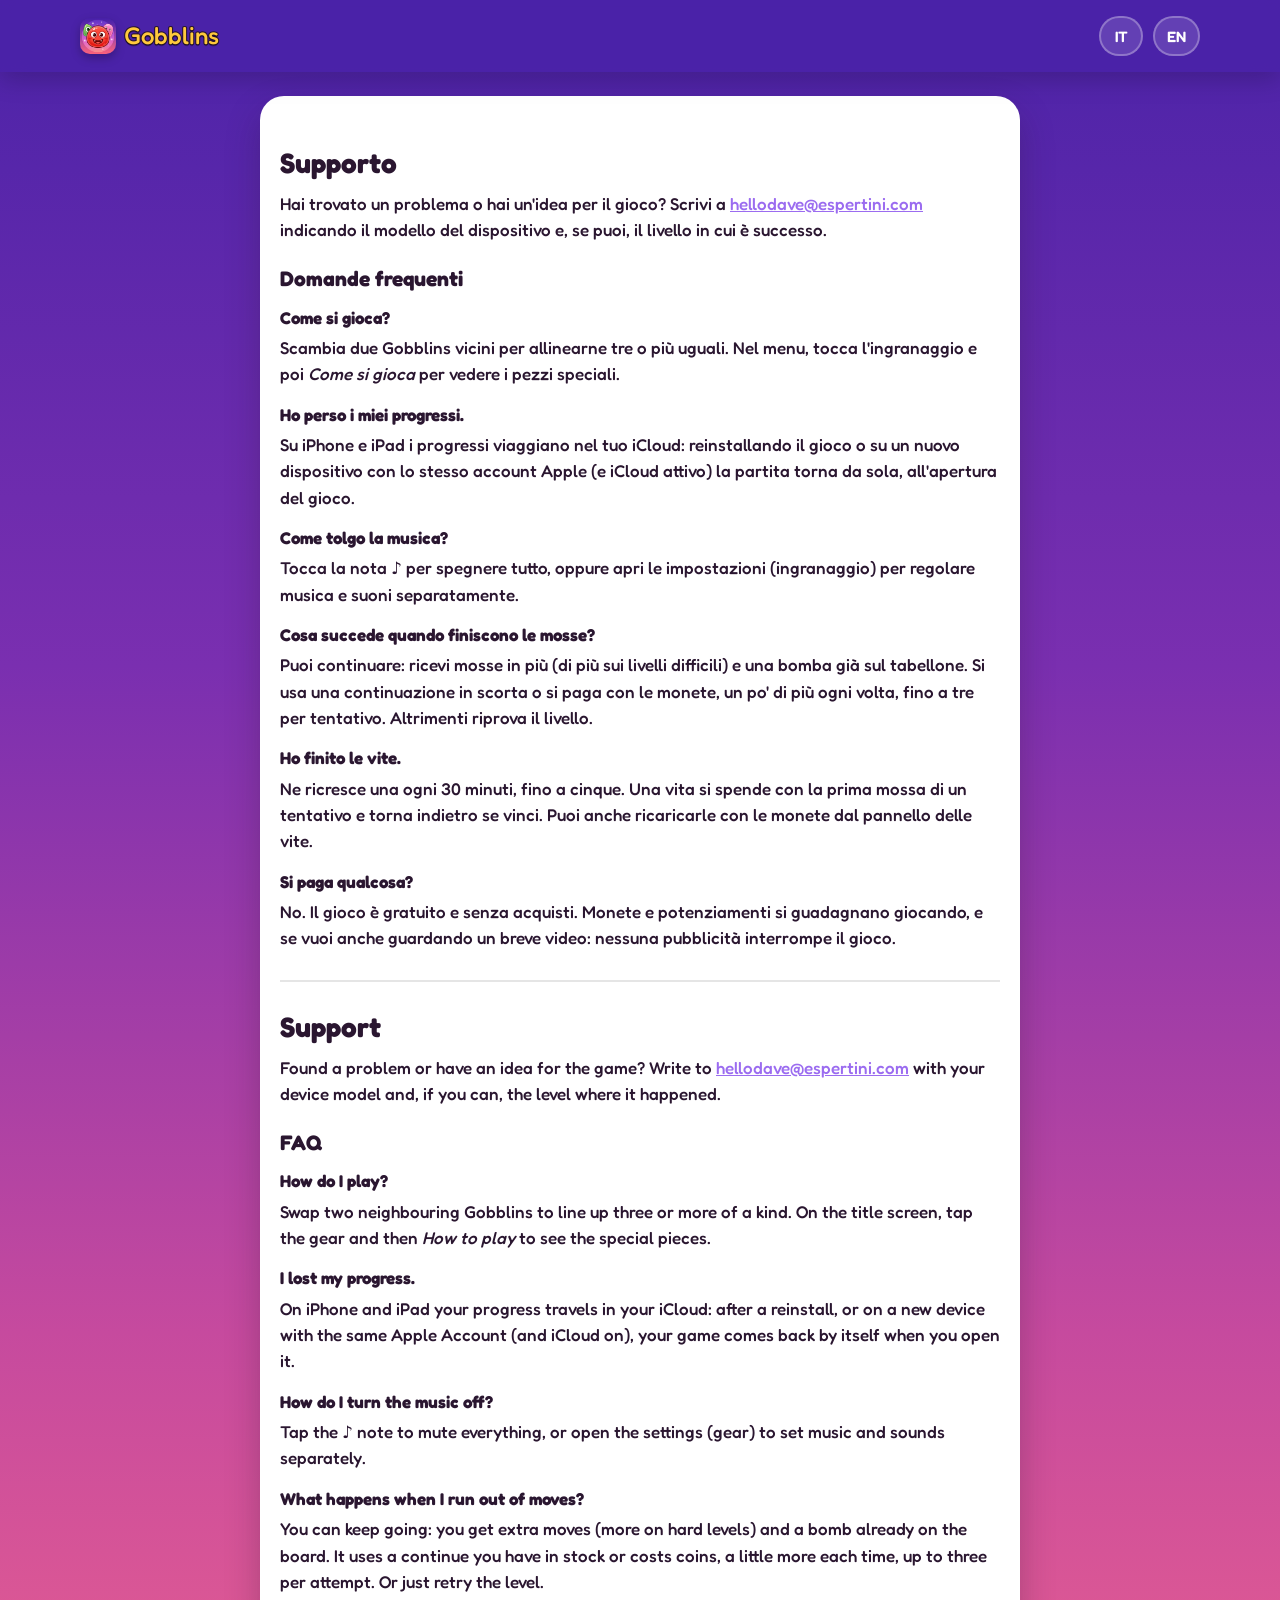
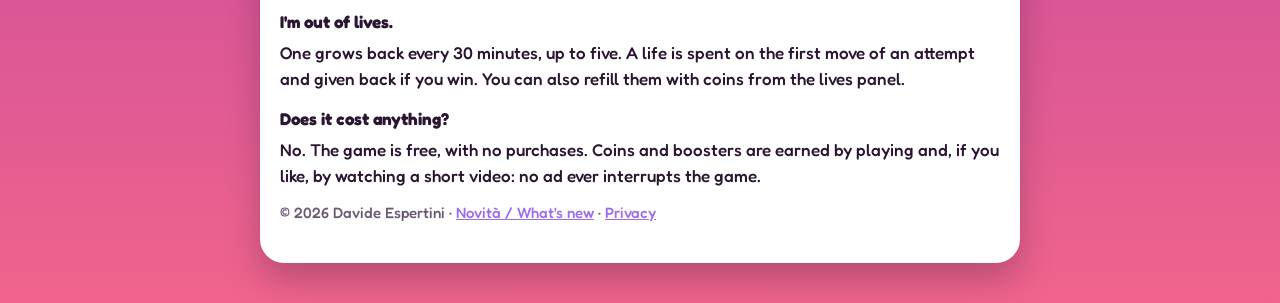
<file: support.html>
<!doctype html>
<html lang="it">
  <head>
    <meta charset="utf-8" />
    <meta name="viewport" content="width=device-width, initial-scale=1" />
    <title>Gobblins · Supporto</title>
    <link rel="icon" href="assets/favicon.png" />
    <link href="https://fonts.googleapis.com/css2?family=Fredoka:wght@500;600;700&display=swap" rel="stylesheet" />
    <link rel="stylesheet" href="style.css" />
  </head>
  <body>
    <nav class="top scrolled">
      <a class="brand candy" href="index.html"><img src="assets/icon.webp" alt="" />Gobblins</a>
      <a class="pill" href="#it">IT</a>
      <a class="pill" href="#en">EN</a>
    </nav>
    <main class="doc">

      <section id="it">
        <h2>Supporto</h2>
        <p>Hai trovato un problema o hai un'idea per il gioco? Scrivi a <a href="mailto:hellodave@espertini.com">hellodave@espertini.com</a> indicando il modello del dispositivo e, se puoi, il livello in cui è successo.</p>
        <h3>Domande frequenti</h3>
        <dl>
          <dt>Come si gioca?</dt>
          <dd>Scambia due Gobblins vicini per allinearne tre o più uguali. Nel menu, tocca l'ingranaggio e poi <em>Come si gioca</em> per vedere i pezzi speciali.</dd>
          <dt>Ho perso i miei progressi.</dt>
          <dd>Su iPhone e iPad i progressi viaggiano nel tuo iCloud: reinstallando il gioco o su un nuovo dispositivo con lo stesso account Apple (e iCloud attivo) la partita torna da sola, all'apertura del gioco.</dd>
          <dt>Come tolgo la musica?</dt>
          <dd>Tocca la nota ♪ per spegnere tutto, oppure apri le impostazioni (ingranaggio) per regolare musica e suoni separatamente.</dd>
          <dt>Cosa succede quando finiscono le mosse?</dt>
          <dd>Puoi continuare: ricevi mosse in più (di più sui livelli difficili) e una bomba già sul tabellone. Si usa una continuazione in scorta o si paga con le monete, un po' di più ogni volta, fino a tre per tentativo. Altrimenti riprova il livello.</dd>
          <dt>Ho finito le vite.</dt>
          <dd>Ne ricresce una ogni 30 minuti, fino a cinque. Una vita si spende con la prima mossa di un tentativo e torna indietro se vinci. Puoi anche ricaricarle con le monete dal pannello delle vite.</dd>
          <dt>Si paga qualcosa?</dt>
          <dd>No. Il gioco è gratuito e senza acquisti. Monete e potenziamenti si guadagnano giocando, e se vuoi anche guardando un breve video: nessuna pubblicità interrompe il gioco.</dd>
        </dl>
      </section>

      <section id="en">
        <h2>Support</h2>
        <p>Found a problem or have an idea for the game? Write to <a href="mailto:hellodave@espertini.com">hellodave@espertini.com</a> with your device model and, if you can, the level where it happened.</p>
        <h3>FAQ</h3>
        <dl>
          <dt>How do I play?</dt>
          <dd>Swap two neighbouring Gobblins to line up three or more of a kind. On the title screen, tap the gear and then <em>How to play</em> to see the special pieces.</dd>
          <dt>I lost my progress.</dt>
          <dd>On iPhone and iPad your progress travels in your iCloud: after a reinstall, or on a new device with the same Apple Account (and iCloud on), your game comes back by itself when you open it.</dd>
          <dt>How do I turn the music off?</dt>
          <dd>Tap the ♪ note to mute everything, or open the settings (gear) to set music and sounds separately.</dd>
          <dt>What happens when I run out of moves?</dt>
          <dd>You can keep going: you get extra moves (more on hard levels) and a bomb already on the board. It uses a continue you have in stock or costs coins, a little more each time, up to three per attempt. Or just retry the level.</dd>
          <dt>I'm out of lives.</dt>
          <dd>One grows back every 30 minutes, up to five. A life is spent on the first move of an attempt and given back if you win. You can also refill them with coins from the lives panel.</dd>
          <dt>Does it cost anything?</dt>
          <dd>No. The game is free, with no purchases. Coins and boosters are earned by playing and, if you like, by watching a short video: no ad ever interrupts the game.</dd>
        </dl>
      </section>
      <p class="muted">© 2026 Davide Espertini · <a href="novita.html">Novità / What's new</a> · <a href="privacy.html">Privacy</a></p>
    </main>
  </body>
</html>
</file>
<file: style.css>
/*
 * Gobblins promo site, mobile first: every rule below is written for a phone;
 * the min-width blocks at the end of each section add the tablet and desktop
 * layouts. The game's sky (icon purple → pink), jelly buttons, Fredoka.
 */
:root {
  --sky-top: #4b23a8;
  --sky-bottom: #f0648c;
  --ink: #2a1630;
  --sun: #ffc93c;
  --mint: #7ed957;
  --sea: #5aa9e6;
  --grape: #9b6cf0;
  --glass: rgba(255, 255, 255, 0.14);
  --glass-line: rgba(255, 255, 255, 0.28);
  --card: #ffffff;
  --card-ink: #2a1630;
  --muted: #6b5a73;
  --radius: 24px;
  --shadow: 0 16px 34px rgba(42, 22, 48, 0.28);
  --gutter: 16px;
  --nav-h: 64px;
}
@media (prefers-color-scheme: dark) {
  :root { --card: #241638; --card-ink: #f6eefe; --muted: #bfaed1; }
}

* { box-sizing: border-box; }
/* Nothing may widen the page: on phones that zooms out and shifts every section. */
html, body { overflow-x: clip; }
html { scroll-behavior: smooth; scroll-padding-top: var(--nav-h); }
body {
  margin: 0;
  color: #fff;
  background: linear-gradient(180deg, var(--sky-top) 0%, #7a2fb0 35%, #c64a9e 70%, var(--sky-bottom) 100%);
  background-color: #9b3aa8;
  font: 500 17px/1.55 "Fredoka", system-ui, -apple-system, "Segoe UI", sans-serif;
  -webkit-tap-highlight-color: transparent;
}
img { max-width: 100%; height: auto; display: block; }
a { color: inherit; }
h1, h2, h3 { font-weight: 700; line-height: 1.1; margin: 0; }
p { margin: 0; }

.candy {
  color: var(--sun);
  -webkit-text-stroke: 0.09em var(--ink);
  paint-order: stroke fill;
  text-shadow: 0 0.08em 0 rgba(0, 0, 0, 0.25);
}
.wrap { width: min(1120px, 100% - var(--gutter) * 2); margin-inline: auto; }
section, .hero { position: relative; }
section { padding: 72px 0; }
.eyebrow { font-weight: 600; text-transform: uppercase; letter-spacing: 0.14em; font-size: 13px; opacity: 0.85; }
.section-title { font-size: clamp(32px, 9vw, 58px); margin: 8px 0 12px; }
.lead { font-size: clamp(17px, 4.4vw, 21px); max-width: 620px; opacity: 0.94; margin-inline: auto; }
/* Phones read everything centred; wider screens left-align where a layout has columns. */
.center, .hero, .play, .seasons > div:first-child, .cta { text-align: center; }

/* ── nav ─────────────────────────────────────────── */
nav.top {
  position: fixed; inset: 0 0 auto; z-index: 50; height: var(--nav-h);
  display: flex; align-items: center; gap: 10px;
  padding: 0 var(--gutter);
  transition: background 0.3s, box-shadow 0.3s;
}
nav.top.scrolled, nav.top.open { background: rgba(75, 35, 168, 0.88); backdrop-filter: blur(12px); box-shadow: 0 8px 24px rgba(0, 0, 0, 0.18); }
nav.top .brand { display: flex; align-items: center; gap: 8px; text-decoration: none; font-size: 24px; margin-right: auto; }
nav.top .brand img { width: 36px; height: 36px; border-radius: 10px; box-shadow: 0 4px 10px rgba(0, 0, 0, 0.25); }
.pill {
  display: inline-flex; align-items: center; justify-content: center; min-height: 40px; min-width: 44px;
  border: 2px solid var(--glass-line); background: var(--glass); color: #fff; text-decoration: none;
  font: 600 15px "Fredoka", sans-serif; padding: 6px 12px; border-radius: 999px; cursor: pointer;
}
.pill.get { background: var(--mint); border-color: rgba(0, 0, 0, 0.2); -webkit-text-stroke: 0.05em var(--ink); paint-order: stroke fill; }
.burger { width: 44px; padding: 0; }
.burger span, .burger span::before, .burger span::after { display: block; width: 18px; height: 2.5px; border-radius: 2px; background: #fff; position: relative; transition: transform 0.25s; }
.burger span::before, .burger span::after { content: ""; position: absolute; left: 0; }
.burger span::before { top: -6px; }
.burger span::after { top: 6px; }
nav.top.open .burger span { background: transparent; }
nav.top.open .burger span::before { transform: translateY(6px) rotate(45deg); }
nav.top.open .burger span::after { transform: translateY(-6px) rotate(-45deg); }
nav.top .links {
  position: absolute; top: var(--nav-h); left: 0; right: 0; display: grid; gap: 4px;
  padding: 8px var(--gutter) 18px; background: #4b23a8; border-radius: 0 0 24px 24px; box-shadow: 0 18px 30px rgba(0, 0, 0, 0.3);
  font-weight: 600; font-size: 20px; text-align: center;
  transform: translateY(-8px); opacity: 0; pointer-events: none; transition: opacity 0.2s, transform 0.2s;
}
nav.top.open .links { opacity: 1; transform: none; pointer-events: auto; }
nav.top .links a { text-decoration: none; padding: 10px; border-radius: 14px; }
nav.top .links a:active { background: var(--glass); }

/* ── jelly buttons ───────────────────────────────── */
.btn {
  --c: var(--mint);
  position: relative; display: inline-flex; align-items: center; justify-content: center; gap: 12px;
  min-height: 48px; padding: 12px 24px 14px; border-radius: 999px; border: 3px solid rgba(0, 0, 0, 0.22);
  background: var(--c); color: #fff; text-decoration: none; cursor: pointer;
  font: 700 19px/1 "Fredoka", sans-serif; -webkit-text-stroke: 0.06em var(--ink); paint-order: stroke fill;
  box-shadow: 0 6px 0 rgba(0, 0, 0, 0.25), 0 12px 22px rgba(0, 0, 0, 0.2);
  transition: transform 0.15s cubic-bezier(0.34, 1.56, 0.64, 1), box-shadow 0.15s;
}
.btn::before { content: ""; position: absolute; left: 14px; right: 14px; top: 4px; height: 30%; border-radius: 999px; background: rgba(255, 255, 255, 0.3); }
.btn:active { transform: translateY(3px) scale(0.97); box-shadow: 0 2px 0 rgba(0, 0, 0, 0.25); }
.btn svg { width: 28px; height: 28px; flex: none; position: relative; }
.btn .txt { position: relative; text-align: left; }
.btn small { display: block; font-size: 12px; font-weight: 600; -webkit-text-stroke: 0; opacity: 0.95; letter-spacing: 0.03em; }
.btn.store { --c: #241638; -webkit-text-stroke: 0; width: 100%; max-width: 300px; justify-content: flex-start; padding: 11px 22px 12px; }
.btn.store::before { top: 3px; height: 20%; opacity: 0.3; }
.btn.store[aria-disabled="true"] { cursor: default; }
.btn.store .soon {
  position: absolute; top: -11px; right: 14px; background: var(--sun); color: var(--ink);
  font-size: 12px; padding: 3px 9px; border-radius: 999px; border: 2px solid var(--ink);
  transform: rotate(5deg); animation: wiggle 2.4s ease-in-out infinite;
}
.stores { display: grid; justify-items: center; gap: 18px; margin-top: 26px; }

/* ── hero ────────────────────────────────────────── */
.hero { overflow: hidden; padding: calc(var(--nav-h) + 8px) 0 56px; }
.hero .grid { display: grid; gap: 8px; align-items: center; }
.keyart { position: relative; max-width: min(420px, 100%); margin: 0 auto; order: -1; }
.keyart img { width: 100%; filter: drop-shadow(0 22px 26px rgba(42, 22, 48, 0.35)); animation: float 5s ease-in-out infinite; }
.keyart::before { content: ""; position: absolute; inset: 10% 6%; border-radius: 50%; background: radial-gradient(closest-side, rgba(255, 220, 120, 0.55), transparent); filter: blur(10px); animation: pulse 4s ease-in-out infinite; }
.hero h1 { font-size: clamp(64px, 19vw, 150px); animation: logo 3.2s ease-in-out infinite; transform-origin: 50% 80%; }
.hero .tag { font-size: clamp(20px, 5.4vw, 30px); font-weight: 600; margin: 4px 0 14px; }
.hero .free { margin-top: 16px; font-size: 14px; opacity: 0.85; }

/* Floating Gobblins and bubbles, clipped to their section. */
.floaters { position: absolute; inset: 0; pointer-events: none; z-index: 0; overflow: hidden; }
.floaters img { position: absolute; width: var(--s, 56px); opacity: var(--o, 0.35); animation: drift var(--d, 9s) ease-in-out infinite; animation-delay: var(--delay, 0s); filter: drop-shadow(0 10px 12px rgba(0, 0, 0, 0.2)); }
.bubble { position: absolute; bottom: -40px; border-radius: 50%; background: radial-gradient(circle at 30% 30%, rgba(255, 255, 255, 0.7), rgba(255, 255, 255, 0.08) 60%); animation: rise linear infinite; }
.hero > .wrap, section > .wrap { position: relative; z-index: 1; }

/* ── parade ──────────────────────────────────────── */
.parade { overflow: hidden; padding: 20px 0; background: rgba(42, 22, 48, 0.25); border-block: 3px solid var(--glass-line); }
.parade .track { display: flex; gap: 34px; width: max-content; animation: marquee 32s linear infinite; }
.parade img { width: 58px; height: 58px; object-fit: contain; animation: hop 1.4s ease-in-out infinite; animation-delay: calc(var(--i) * -0.18s); }

/* ── features ────────────────────────────────────── */
.features { display: grid; grid-template-columns: 1fr; gap: 18px; margin-top: 36px; }
.card {
  position: relative; background: var(--card); color: var(--card-ink); border-radius: var(--radius);
  padding: 22px 20px 24px; box-shadow: var(--shadow); border: 4px solid rgba(255, 255, 255, 0.7); text-align: left;
  transition: transform 0.3s cubic-bezier(0.34, 1.56, 0.64, 1);
}
.card h3 { font-size: 24px; margin: 12px 0 6px; }
.card p { color: var(--muted); font-size: 16px; }
.card .art { display: flex; align-items: flex-end; gap: 6px; height: 84px; }
.card .art img { width: 76px; height: 76px; object-fit: contain; transition: transform 0.3s cubic-bezier(0.34, 1.56, 0.64, 1); }
.card .art img.sm { width: 58px; height: 58px; }
.card .art img.wide { width: 110px; height: 84px; }
.card .chip { position: absolute; top: 16px; right: 16px; font-size: 12px; font-weight: 600; padding: 4px 10px; border-radius: 999px; background: color-mix(in srgb, var(--chip, var(--grape)) 18%, transparent); color: var(--chip, var(--grape)); }

/* ── mini board ──────────────────────────────────── */
.play { display: grid; gap: 30px; justify-items: center; }
.board-box { display: grid; gap: 14px; justify-items: center; width: 100%; }
.hud { display: flex; gap: 12px; justify-content: center; }
.hud div { background: rgba(42, 22, 48, 0.4); border: 3px solid var(--glass-line); border-radius: 18px; padding: 6px 16px; text-align: center; min-width: 104px; }
.hud b { display: block; font-size: 28px; line-height: 1.1; }
.hud span { font-size: 13px; opacity: 0.85; font-weight: 600; }
.board {
  /* Border-box: 8px padding and 4px border on each side around N cells (main.js reads the same size). */
  --n: 6; --cell: min(64px, calc((100vw - var(--gutter) * 2 - 24px) / 6));
  position: relative; width: calc(var(--cell) * var(--n) + 24px); height: calc(var(--cell) * var(--n) + 24px);
  padding: 8px; border-radius: 24px; background: rgba(43, 58, 103, 0.86); border: 4px solid rgba(255, 255, 255, 0.35);
  box-shadow: var(--shadow); overflow: hidden; touch-action: none; user-select: none; -webkit-user-select: none;
}
.board .cell { position: absolute; width: calc(var(--cell) - 6px); height: calc(var(--cell) - 6px); border-radius: 12px; }
.board .pc { position: absolute; left: 8px; top: 8px; width: var(--cell); height: var(--cell); padding: 4px; cursor: grab; transition: transform 0.22s cubic-bezier(0.34, 1.3, 0.64, 1), opacity 0.2s; }
.board .pc img { width: 100%; height: 100%; object-fit: contain; pointer-events: none; animation: breathe 2.2s ease-in-out infinite; animation-delay: var(--b, 0s); }
.board .pc.sel img { animation: selected 0.5s ease-in-out infinite; }
.board .pc.pop { transition: transform 0.22s ease-in, opacity 0.22s ease-in; opacity: 0; }
.board .pc.fall { transition: transform 0.34s cubic-bezier(0.5, 0, 0.75, 0); }
.float-score { position: absolute; font-weight: 700; font-size: 24px; color: #fff; -webkit-text-stroke: 0.08em var(--ink); paint-order: stroke fill; pointer-events: none; animation: up 0.8s ease-out forwards; }
.hint { font-size: 14px; opacity: 0.85; max-width: 340px; }

/* ── strips that scroll sideways on phones (islands, screenshots) ── */
.strip { display: flex; gap: 18px; overflow-x: auto; scroll-snap-type: x mandatory; scrollbar-width: none; padding: 28px 0 30px; }
.strip::-webkit-scrollbar { display: none; }
/* Side padding of half a screen minus half an item: the first and last items can sit centred. */
.strip > * { flex: none; scroll-snap-align: center; }
.strip > :first-child { margin-left: calc(50% - var(--item) / 2); }
.strip > :last-child { margin-right: calc(50% - var(--item) / 2); }
.swipe { font-size: 14px; opacity: 0.8; margin-top: -6px; text-align: center; }

.islands { --item: 200px; }
.island { width: var(--item); text-align: center; }
.island img { width: 100%; animation: bob 4.5s ease-in-out infinite; animation-delay: calc(var(--i) * -0.7s); filter: drop-shadow(0 18px 16px rgba(42, 22, 48, 0.35)); }
.island b { display: block; margin-top: 6px; font-size: 19px; }
.island span { font-size: 14px; opacity: 0.8; }

.shots { --item: min(230px, 64vw); }
.phone { width: var(--item); aspect-ratio: 9 / 19.5; border-radius: 34px; padding: 9px; background: #1b1030; box-shadow: var(--shadow), inset 0 0 0 2px rgba(255, 255, 255, 0.15); }
.phone img { width: 100%; height: 100%; object-fit: cover; border-radius: 26px; }

/* ── gameplay video ──────────────────────────────── */
.watch { display: grid; gap: 30px; justify-items: center; text-align: center; }
.phone.big { width: min(300px, 78vw); }
.phone video { width: 100%; height: 100%; object-fit: cover; border-radius: 26px; display: block; background: #1b1030; }

/* ── seasons ─────────────────────────────────────── */
.seasons { display: grid; gap: 26px; align-items: center; }
.tabs { display: flex; gap: 10px; flex-wrap: wrap; justify-content: center; margin-top: 20px; }
.tabs button { --c: var(--sea); font-size: 16px; padding: 10px 16px 12px; }
.tabs button[aria-pressed="true"] { --c: var(--sun); color: var(--ink); -webkit-text-stroke: 0; }
.scene { position: relative; aspect-ratio: 4 / 3; border-radius: var(--radius); overflow: hidden; box-shadow: var(--shadow); border: 4px solid rgba(255, 255, 255, 0.7); background-size: cover; background-position: center 62%; }
.scene .row { position: absolute; inset: auto 0 10% 0; display: flex; justify-content: center; gap: 2%; }
.scene .row img { width: 14%; filter: drop-shadow(0 8px 8px rgba(0, 0, 0, 0.3)); animation: hop 1.6s ease-in-out infinite; animation-delay: calc(var(--i) * 0.14s); }
.scene .row img.swap { animation: flip 0.5s ease both; animation-delay: calc(var(--i) * 0.06s); }

/* ── cta & footer ────────────────────────────────── */
.cta .box { position: relative; overflow: hidden; background: rgba(42, 22, 48, 0.32); border: 3px solid var(--glass-line); border-radius: 32px; padding: 44px 18px; }
.cta .icon { width: 104px; border-radius: 24px; margin: 0 auto 16px; box-shadow: 0 16px 30px rgba(0, 0, 0, 0.3); animation: float 4s ease-in-out infinite; }
footer { padding: 32px var(--gutter) calc(48px + env(safe-area-inset-bottom)); text-align: center; font-size: 15px; opacity: 0.9; }
footer nav { display: flex; flex-wrap: wrap; gap: 8px 22px; justify-content: center; margin-bottom: 10px; font-weight: 600; }
footer nav a { padding: 8px 4px; }

/* ── reveal on scroll ────────────────────────────── */
.reveal { opacity: 0; transform: translateY(28px); transition: opacity 0.7s ease, transform 0.7s cubic-bezier(0.34, 1.3, 0.64, 1); transition-delay: calc(var(--i, 0) * 90ms); }
.reveal.in { opacity: 1; transform: none; }

/* ── documents (privacy, support) ────────────────── */
.doc { width: min(760px, 100% - var(--gutter) * 2); margin: calc(var(--nav-h) + 24px) auto 40px; background: var(--card); color: var(--card-ink); border-radius: var(--radius); padding: 26px 20px; box-shadow: var(--shadow); }
.doc h2 { font-size: 28px; margin-top: 26px; }
.doc p, .doc ul, .doc dl { margin: 12px 0; }
.doc a { color: var(--grape); }
.doc .muted { color: var(--muted); font-size: 15px; }
.doc section { padding: 0; }
.doc section + section { border-top: 2px solid rgba(127, 127, 127, 0.2); margin-top: 28px; padding-top: 4px; }
.doc dt { font-weight: 700; margin-top: 14px; }
.doc dd { margin: 4px 0 0; }
.doc h3 { font-size: 21px; margin-top: 24px; }
.doc li + li { margin-top: 6px; }

/* ── tablet ──────────────────────────────────────── */
@media (min-width: 640px) {
  :root { --gutter: 28px; --nav-h: 72px; }
  section { padding: 88px 0; }
  .features { grid-template-columns: repeat(2, 1fr); gap: 22px; }
  .stores { display: flex; flex-wrap: wrap; justify-content: center; }
  .btn.store { width: auto; min-width: 220px; }
  .islands { --item: 220px; }
  .floaters img { opacity: var(--o, 0.6); }
}

/* ── desktop ─────────────────────────────────────── */
@media (min-width: 980px) {
  nav.top { padding-inline: max(var(--gutter), calc((100% - 1120px) / 2)); }
  nav.top .burger { display: none; }
  nav.top .links { position: static; display: flex; gap: 22px; padding: 0; background: none; border-radius: 0; box-shadow: none; font-size: 16px; opacity: 1; transform: none; pointer-events: auto; }
  nav.top .links a { padding: 0; }
  nav.top .links a:hover { color: var(--sun); }
  .btn:hover { transform: translateY(-3px) scale(1.03); }
  .card:hover { transform: translateY(-6px) rotate(-0.6deg); }
  .card:hover .art img { transform: translateY(-8px) rotate(-6deg); }

  .hero { min-height: 100svh; display: grid; align-items: center; text-align: left; }
  .hero .grid { grid-template-columns: 1fr 1.05fr; gap: 40px; }
  .hero .lead { margin-inline: 0; }
  .hero .stores { justify-content: flex-start; }
  .keyart { order: 2; max-width: none; }
  .play { grid-template-columns: 1fr auto; text-align: left; justify-items: stretch; gap: 56px; }
  .play .lead { margin-inline: 0; }
  .features { grid-template-columns: repeat(3, 1fr); gap: 24px; }
  .watch { grid-template-columns: 1fr auto; gap: 64px; text-align: left; justify-items: stretch; align-items: center; }
  .watch .lead { margin-inline: 0; }
  .phone.big { width: 320px; transform: rotate(2deg); }
  .seasons { grid-template-columns: 1fr 1.1fr; gap: 48px; }
  .seasons > div:first-child { text-align: left; }
  .seasons .lead { margin-inline: 0; }
  .tabs { justify-content: flex-start; }
}

/* Wide screens: the strips fit, so they become centred rows instead of scrollers. */
@media (min-width: 1180px) {
  .strip { justify-content: center; overflow: visible; flex-wrap: wrap; }
  .strip > :first-child, .strip > :last-child { margin-inline: 0; }
  .islands { --item: 170px; }
  .shots { --item: 148px; gap: 18px; }
  .swipe { display: none; }
}

/* ── keyframes ───────────────────────────────────── */
@keyframes logo { 0%, 100% { transform: rotate(-2.5deg) scale(1); } 50% { transform: rotate(2.5deg) scale(1.04); } }
@keyframes float { 0%, 100% { transform: translateY(0); } 50% { transform: translateY(-14px); } }
@keyframes pulse { 0%, 100% { opacity: 0.6; transform: scale(0.95); } 50% { opacity: 1; transform: scale(1.05); } }
@keyframes drift { 0%, 100% { transform: translate(0, 0) rotate(-8deg); } 50% { transform: translate(10px, -22px) rotate(8deg); } }
@keyframes rise { to { transform: translateY(-110vh); } }
@keyframes marquee { to { transform: translateX(-50%); } }
@keyframes hop { 0%, 100% { transform: translateY(0) scale(1, 1); } 30% { transform: translateY(-12px) scale(0.95, 1.06); } 55% { transform: translateY(0) scale(1.08, 0.92); } }
@keyframes bob { 0%, 100% { transform: translateY(0) rotate(-1.5deg); } 50% { transform: translateY(-12px) rotate(1.5deg); } }
@keyframes breathe { 0%, 100% { transform: scale(1, 1); } 50% { transform: scale(1.04, 0.95); } }
@keyframes selected { 0%, 100% { transform: scale(1.12); } 50% { transform: scale(0.96); } }
@keyframes wiggle { 0%, 100% { transform: rotate(5deg); } 50% { transform: rotate(-4deg) scale(1.06); } }
@keyframes up { from { transform: translate(-50%, 0) scale(0.6); opacity: 1; } to { transform: translate(-50%, -56px) scale(1.1); opacity: 0; } }
@keyframes flip { from { transform: rotateY(90deg) scale(0.6); opacity: 0; } to { transform: none; opacity: 1; } }

@media (prefers-reduced-motion: reduce) {
  *, *::before { animation: none !important; transition: none !important; scroll-behavior: auto; }
  .reveal { opacity: 1; transform: none; }
}

/* The closing box is narrow: its floaters stay faint behind the title. */
.cta .floaters img { --o: 0.28; }
</file>
